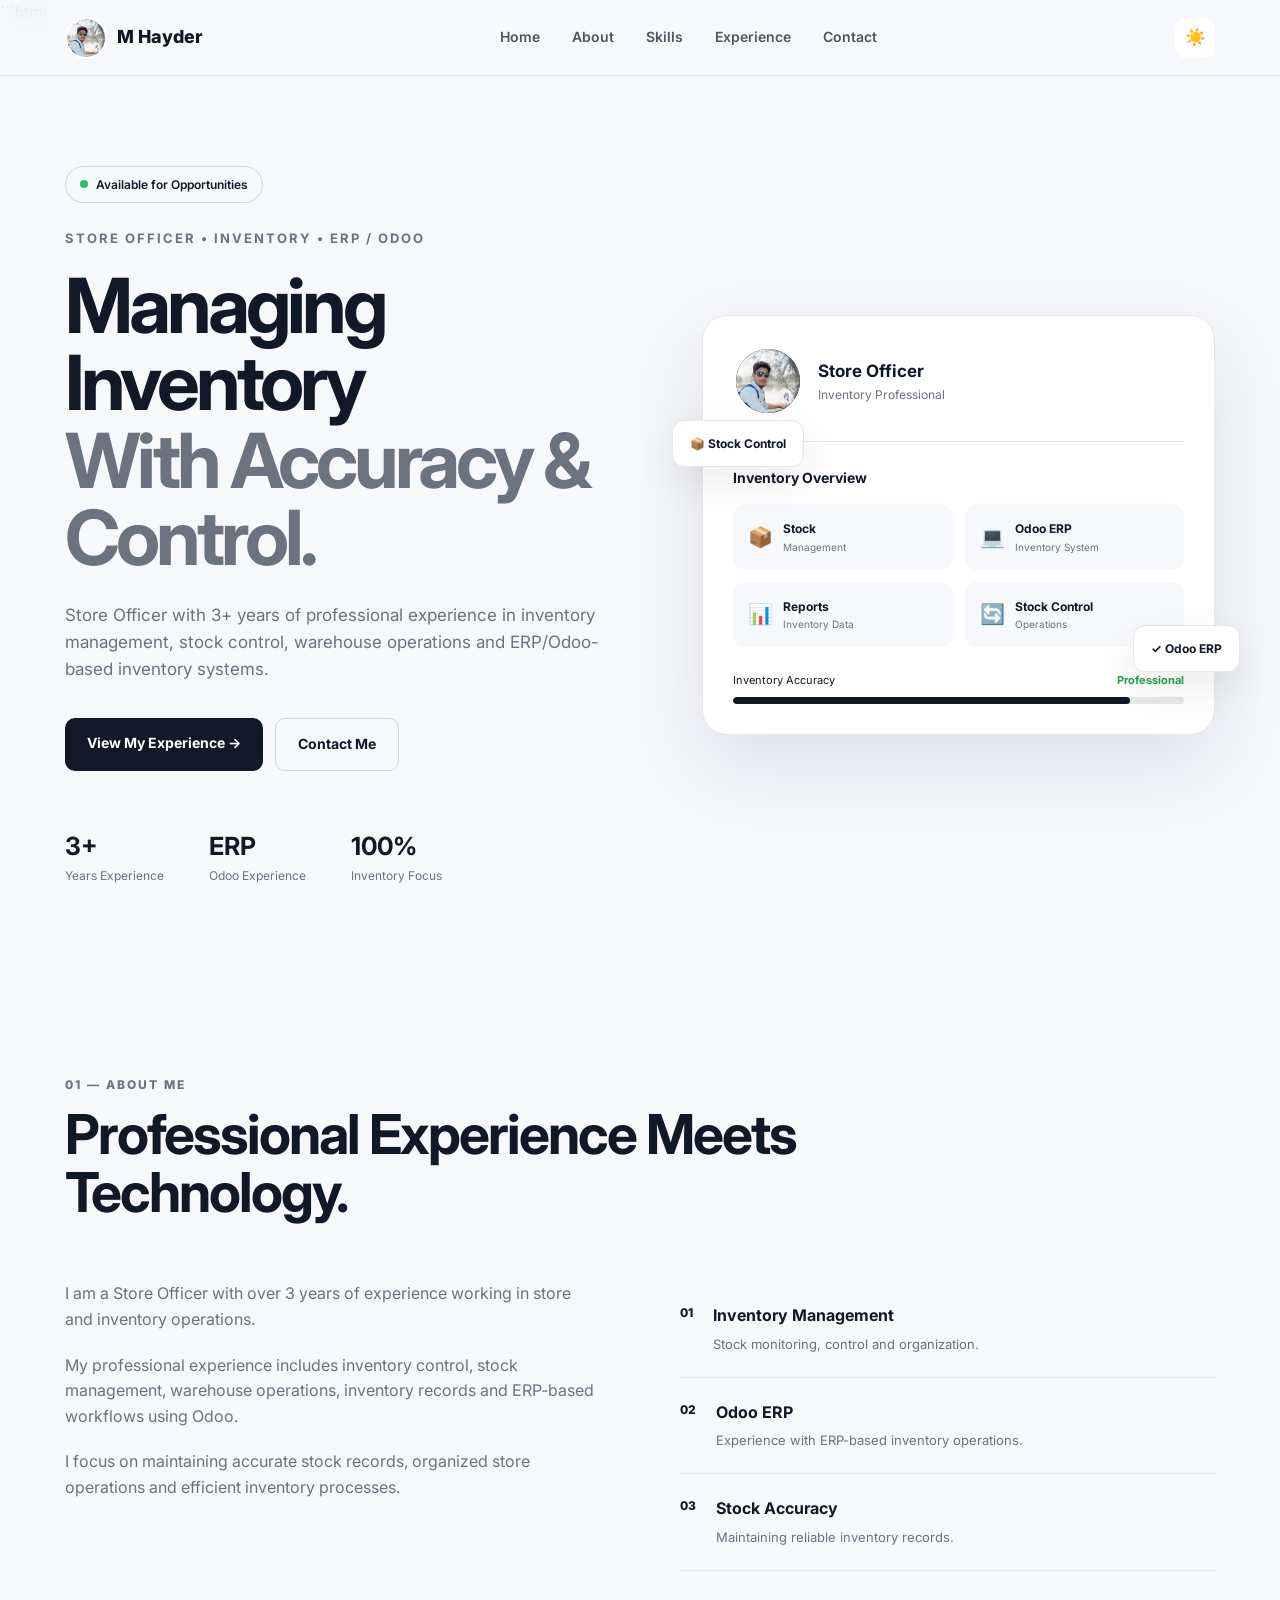
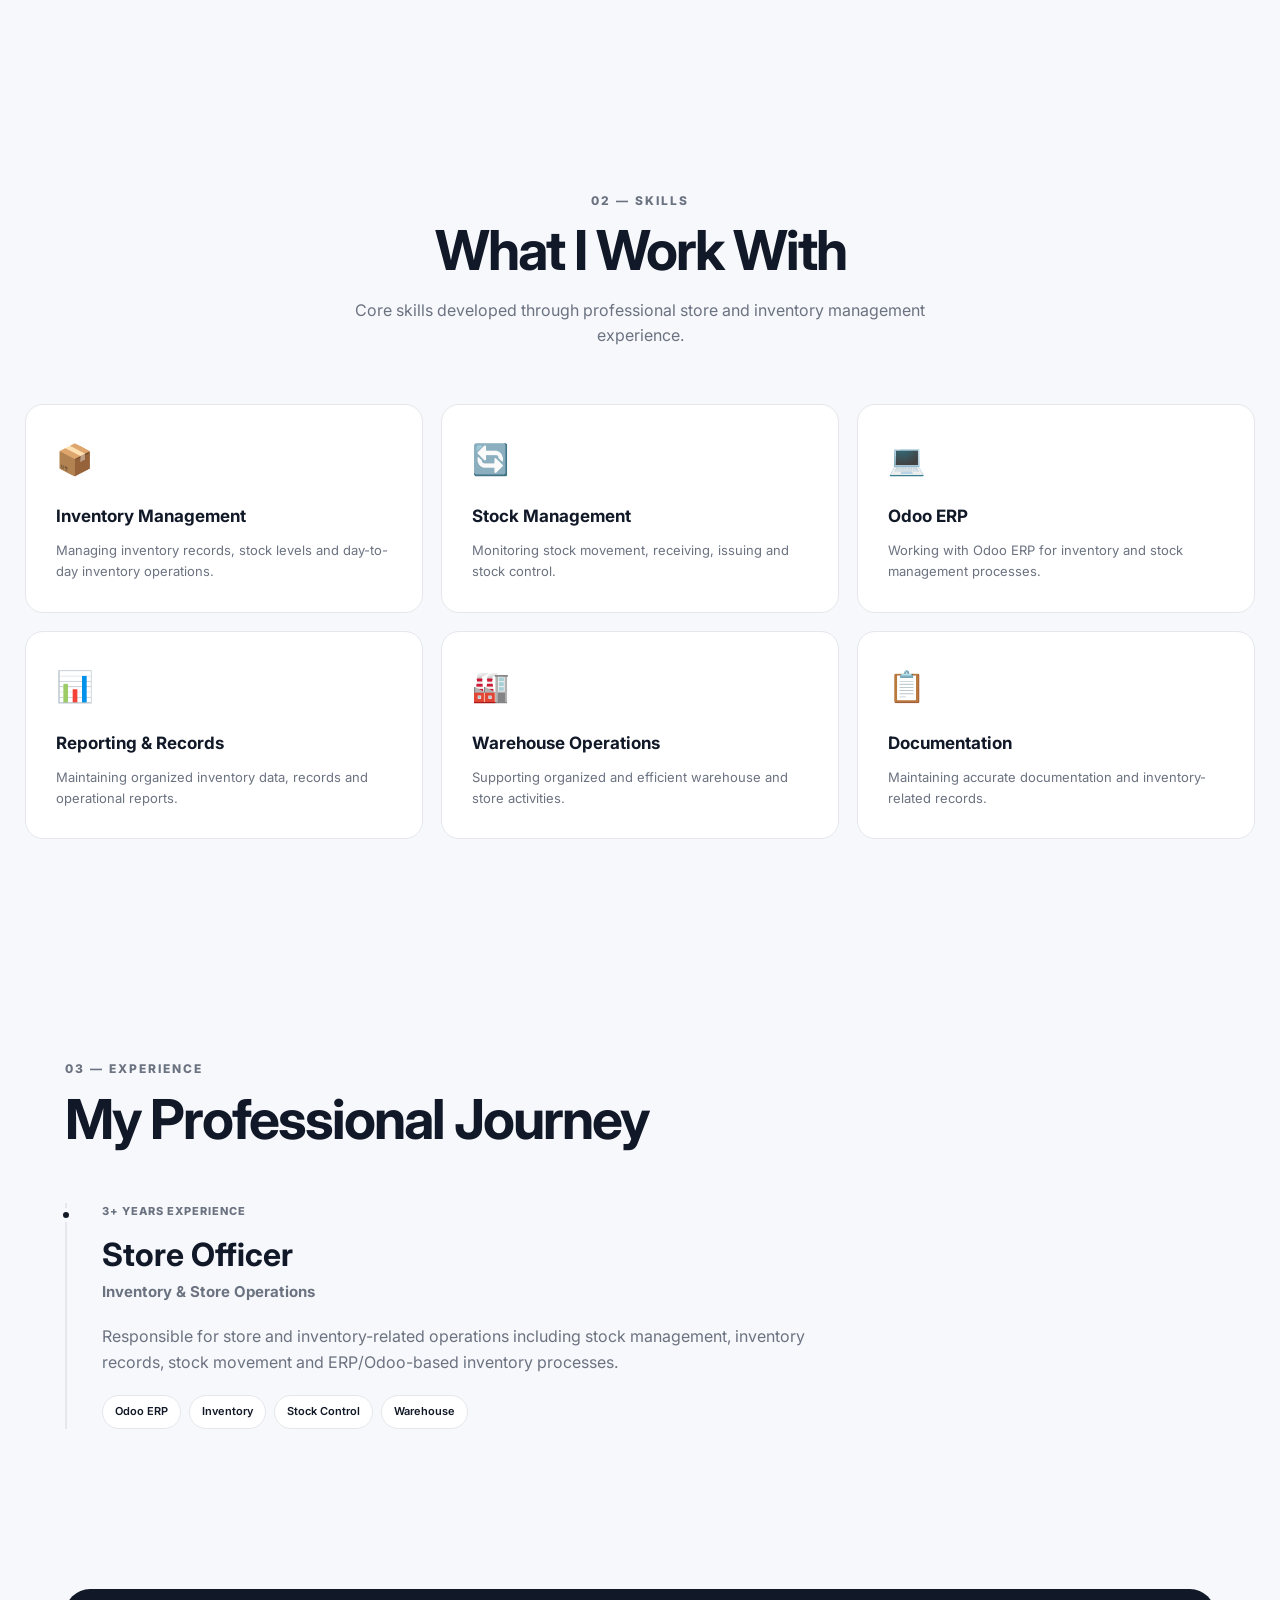
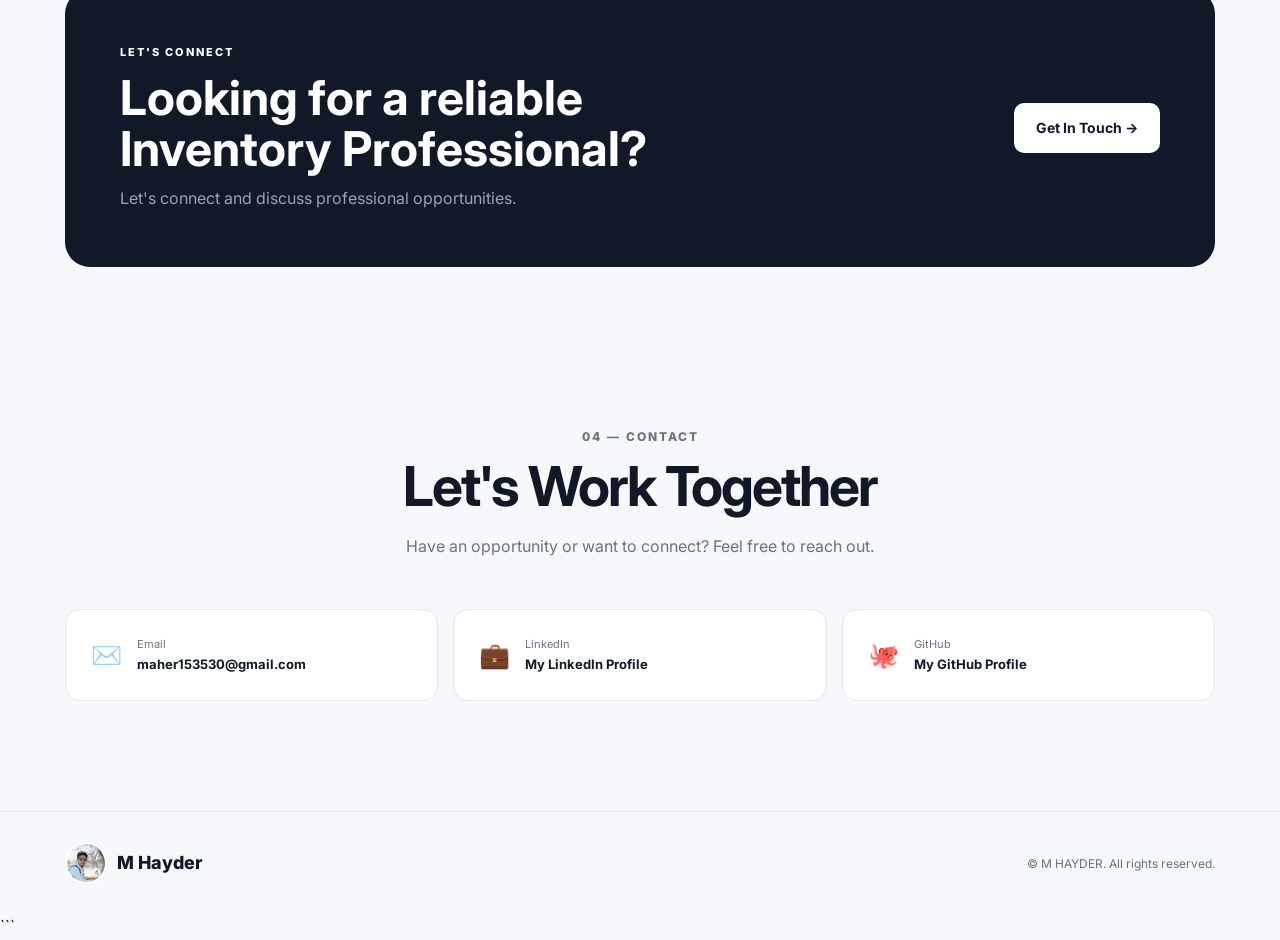
<file: INDEX.HTML>
```html
<!DOCTYPE html>
<html lang="en">
<head>
    <meta charset="UTF-8">
    <meta name="viewport" content="width=device-width, initial-scale=1.0">

    <title>M HAYDER | Store Officer & Inventory Professional</title>

    <meta name="description"
        content="Professional portfolio of a Store Officer specializing in Inventory Management, Stock Control and Odoo ERP.">

    <link rel="stylesheet" href="style.css">

    <!-- Google Font -->
    <link rel="preconnect" href="https://fonts.googleapis.com">
    <link rel="preconnect" href="https://fonts.gstatic.com" crossorigin>
    <link href="https://fonts.googleapis.com/css2?family=Inter:wght@400;500;600;700;800&display=swap" rel="stylesheet">
</head>

<body>

    <!-- ================= HEADER ================= -->

    <header class="header">

        <nav class="navbar">

            <a href="#home" class="logo">
    <span class="logo-photo">
        <img src="HAIDER.jpeg" alt="M Hayder">
    </span>
    M Hayder
</a>

            <div class="nav-links" id="navLinks">
                <a href="#home">Home</a>
                <a href="#about">About</a>
                <a href="#skills">Skills</a>
                <a href="#experience">Experience</a>
                <a href="#contact">Contact</a>
            </div>

            <div class="nav-actions">

                <button id="themeToggle" class="theme-btn" aria-label="Toggle dark mode">
                    ☀️
                </button>

                <button id="menuToggle" class="menu-btn">
                    ☰
                </button>

            </div>

        </nav>

    </header>


    <!-- ================= HERO ================= -->

    <main>

        <section id="home" class="hero">

            <div class="hero-content">

                <div class="hero-badge">
                    <span class="status-dot"></span>
                    Available for Opportunities
                </div>

                <p class="hero-small">
                    STORE OFFICER • INVENTORY • ERP / ODOO
                </p>

                <h1>
                    Managing Inventory
                    <span>With Accuracy & Control.</span>
                </h1>

                <p class="hero-description">
                    Store Officer with 3+ years of professional experience
                    in inventory management, stock control, warehouse
                    operations and ERP/Odoo-based inventory systems.
                </p>

                <div class="hero-buttons">

                    <a href="#experience" class="btn btn-primary">
                        View My Experience →
                    </a>

                    <a href="#contact" class="btn btn-secondary">
                        Contact Me
                    </a>

                </div>

                <div class="hero-stats">

                    <div class="stat">
                        <strong>3+</strong>
                        <span>Years Experience</span>
                    </div>

                    <div class="stat">
                        <strong>ERP</strong>
                        <span>Odoo Experience</span>
                    </div>

                    <div class="stat">
                        <strong>100%</strong>
                        <span>Inventory Focus</span>
                    </div>

                </div>

            </div>


            <!-- HERO CARD -->

            <div class="hero-visual">

                <div class="profile-card">

                    <div class="card-top">

                       <div class="profile-avatar">
                <img src="HAIDER.jpeg" alt="M Hayder">
                    </div>

                        <div>
                            <h3>Store Officer</h3>
                            <p>Inventory Professional</p>
                        </div>

                    </div>


                    <div class="dashboard-title">
                        Inventory Overview
                    </div>


                    <div class="dashboard-grid">

                        <div class="dashboard-item">
                            <span>📦</span>
                            <div>
                                <strong>Stock</strong>
                                <small>Management</small>
                            </div>
                        </div>

                        <div class="dashboard-item">
                            <span>💻</span>
                            <div>
                                <strong>Odoo ERP</strong>
                                <small>Inventory System</small>
                            </div>
                        </div>

                        <div class="dashboard-item">
                            <span>📊</span>
                            <div>
                                <strong>Reports</strong>
                                <small>Inventory Data</small>
                            </div>
                        </div>

                        <div class="dashboard-item">
                            <span>🔄</span>
                            <div>
                                <strong>Stock Control</strong>
                                <small>Operations</small>
                            </div>
                        </div>

                    </div>


                    <div class="card-progress">

                        <div class="progress-header">
                            <span>Inventory Accuracy</span>
                            <strong>Professional</strong>
                        </div>

                        <div class="progress-bar">
                            <span></span>
                        </div>

                    </div>

                </div>

                <div class="floating-card floating-one">
                    📦 Stock Control
                </div>

                <div class="floating-card floating-two">
                    ✓ Odoo ERP
                </div>

            </div>

        </section>


        <!-- ================= ABOUT ================= -->

        <section id="about" class="section about">

            <div class="section-heading">
                <span>01 — ABOUT ME</span>
                <h2>Professional Experience Meets<br>Technology.</h2>
            </div>

            <div class="about-grid">

                <div class="about-text">

                    <p>
                        I am a Store Officer with over 3 years of experience
                        working in store and inventory operations.
                    </p>

                    <p>
                        My professional experience includes inventory control,
                        stock management, warehouse operations, inventory
                        records and ERP-based workflows using Odoo.
                    </p>

                    <p>
                        I focus on maintaining accurate stock records,
                        organized store operations and efficient inventory
                        processes.
                    </p>

                </div>


                <div class="about-highlights">

                    <div class="highlight">
                        <span>01</span>
                        <div>
                            <h3>Inventory Management</h3>
                            <p>Stock monitoring, control and organization.</p>
                        </div>
                    </div>

                    <div class="highlight">
                        <span>02</span>
                        <div>
                            <h3>Odoo ERP</h3>
                            <p>Experience with ERP-based inventory operations.</p>
                        </div>
                    </div>

                    <div class="highlight">
                        <span>03</span>
                        <div>
                            <h3>Stock Accuracy</h3>
                            <p>Maintaining reliable inventory records.</p>
                        </div>
                    </div>

                </div>

            </div>

        </section>


        <!-- ================= SKILLS ================= -->

        <section id="skills" class="section skills-section">

            <div class="section-heading center">
                <span>02 — SKILLS</span>
                <h2>What I Work With</h2>
                <p>
                    Core skills developed through professional store
                    and inventory management experience.
                </p>
            </div>


            <div class="skills-grid">

                <div class="skill-card">
                    <div class="skill-icon">📦</div>
                    <h3>Inventory Management</h3>
                    <p>
                        Managing inventory records, stock levels and
                        day-to-day inventory operations.
                    </p>
                </div>

                <div class="skill-card">
                    <div class="skill-icon">🔄</div>
                    <h3>Stock Management</h3>
                    <p>
                        Monitoring stock movement, receiving,
                        issuing and stock control.
                    </p>
                </div>

                <div class="skill-card">
                    <div class="skill-icon">💻</div>
                    <h3>Odoo ERP</h3>
                    <p>
                        Working with Odoo ERP for inventory and
                        stock management processes.
                    </p>
                </div>

                <div class="skill-card">
                    <div class="skill-icon">📊</div>
                    <h3>Reporting & Records</h3>
                    <p>
                        Maintaining organized inventory data,
                        records and operational reports.
                    </p>
                </div>

                <div class="skill-card">
                    <div class="skill-icon">🏭</div>
                    <h3>Warehouse Operations</h3>
                    <p>
                        Supporting organized and efficient
                        warehouse and store activities.
                    </p>
                </div>

                <div class="skill-card">
                    <div class="skill-icon">📋</div>
                    <h3>Documentation</h3>
                    <p>
                        Maintaining accurate documentation and
                        inventory-related records.
                    </p>
                </div>

            </div>

        </section>


        <!-- ================= EXPERIENCE ================= -->

        <section id="experience" class="section experience-section">

            <div class="section-heading">
                <span>03 — EXPERIENCE</span>
                <h2>My Professional Journey</h2>
            </div>


            <div class="timeline">

                <div class="timeline-item">

                    <div class="timeline-dot"></div>

                    <div class="timeline-content">

                        <span class="timeline-date">
                            3+ YEARS EXPERIENCE
                        </span>

                        <h3>Store Officer</h3>

                        <h4>Inventory & Store Operations</h4>

                        <p>
                            Responsible for store and inventory-related
                            operations including stock management,
                            inventory records, stock movement and
                            ERP/Odoo-based inventory processes.
                        </p>

                        <div class="tags">
                            <span>Odoo ERP</span>
                            <span>Inventory</span>
                            <span>Stock Control</span>
                            <span>Warehouse</span>
                        </div>

                    </div>

                </div>

            </div>

        </section>


        <!-- ================= CTA ================= -->

        <section class="cta">

            <div>

                <span>LET'S CONNECT</span>

                <h2>
                    Looking for a reliable
                    Inventory Professional?
                </h2>

                <p>
                    Let's connect and discuss professional opportunities.
                </p>

            </div>

            <a href="#contact" class="btn btn-primary">
                Get In Touch →
            </a>

        </section>


        <!-- ================= CONTACT ================= -->

        <section id="contact" class="section contact-section">

            <div class="section-heading center">

                <span>04 — CONTACT</span>

                <h2>Let's Work Together</h2>

                <p>
                    Have an opportunity or want to connect?
                    Feel free to reach out.
                </p>

            </div>


            <div class="contact-grid">

                <a href="mailto:maher153530@gmail.com" class="contact-card">
                    <span>✉️</span>
                    <div>
                        <small>Email</small>
                        <strong>maher153530@gmail.com</strong>
                    </div>
                </a>

                <a href="#" class="contact-card">
                    <span>💼</span>
                    <div>
                        <small>LinkedIn</small>
                        <strong>My LinkedIn Profile</strong>
                    </div>
                </a>

                <a href="#" class="contact-card">
                    <span>🐙</span>
                    <div>
                        <small>GitHub</small>
                        <strong>My GitHub Profile</strong>
                    </div>
                </a>

            </div>

        </section>

    </main>


    <!-- ================= FOOTER ================= -->

    <footer>

        <div class="footer-content">

            <a href="#home" class="logo">
    <span class="logo-photo">
        <img src="HAIDER.jpeg" alt="M Hayder">
    </span>
    M Hayder
</a>

            <p>
                © <span id="year"></span> M HAYDER.
                All rights reserved.
            </p>

        </div>

    </footer>


    <script src="script.js"></script>

</body>
</html>
```
</file>
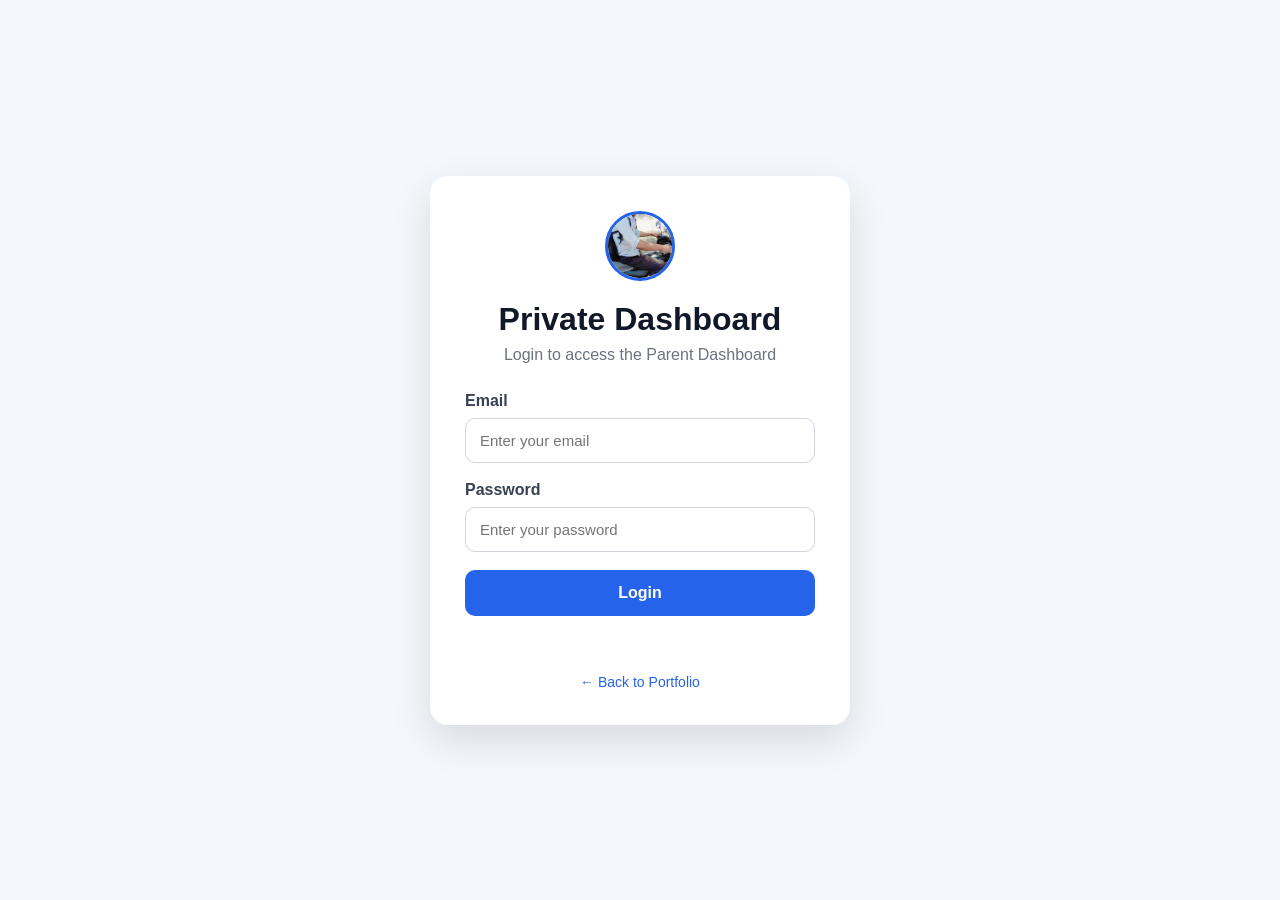
<file: index.html>
```html
<!DOCTYPE html>
<html lang="en">

<head>
    <meta charset="UTF-8">
    <meta name="viewport" content="width=device-width, initial-scale=1.0">

    <title>M HAYDER | Store Officer & Inventory Professional</title>

    <meta name="description"
        content="Professional portfolio of a Store Officer specializing in Inventory Management, Stock Control and Odoo ERP.">

    <link rel="stylesheet" href="style.css">

    <!-- Google Font -->
    <link rel="preconnect" href="https://fonts.googleapis.com">
    <link rel="preconnect" href="https://fonts.gstatic.com" crossorigin>

    <link
        href="https://fonts.googleapis.com/css2?family=Inter:wght@400;500;600;700;800&display=swap"
        rel="stylesheet">

    <!-- Google Search Console -->
    <meta name="google-site-verification"
        content="uo7o2rng1lUNTpP0HtGifUCnrUQ8g1DJI7003KRVo10">
</head>


<body>

    <!-- ================= HEADER ================= -->

    <header class="header">

        <nav class="navbar">

            <a href="#home" class="logo">

                <span class="logo-photo">
                    <img src="HAIDER.jpeg" alt="M Hayder">
                </span>

                M Hayder

            </a>


            <div class="nav-links" id="navLinks">

                <a href="#home">Home</a>

                <a href="#about">About</a>

                <a href="#skills">Skills</a>

                <a href="#experience">Experience</a>

                <a href="#contact">Contact</a>

                <a href="#parent-dashboard">Dashboard</a>

            </div>


            <div class="nav-actions">

                <button
                    id="themeToggle"
                    class="theme-btn"
                    aria-label="Toggle dark mode">

                    ☀️

                </button>


                <button
                    id="menuToggle"
                    class="menu-btn"
                    aria-label="Open menu">

                    ☰

                </button>

            </div>

        </nav>

    </header>



    <!-- ================= MAIN ================= -->

    <main>


        <!-- ================= HERO ================= -->

        <section id="home" class="hero">

            <div class="hero-content">


                <div class="hero-badge">

                    <span class="status-dot"></span>

                    Available for Opportunities

                </div>


                <p class="hero-small">
                    STORE OFFICER • INVENTORY • ERP / ODOO
                </p>


                <h1>

                    Managing Inventory

                    <span>
                        With Accuracy & Control.
                    </span>

                </h1>


                <p class="hero-description">

                    Store Officer with 3+ years of professional experience
                    in inventory management, stock control, warehouse
                    operations and ERP/Odoo-based inventory systems.

                </p>


                <div class="hero-buttons">

                    <a
                        href="#experience"
                        class="btn btn-primary">

                        View My Experience →

                    </a>


                    <a
                        href="#contact"
                        class="btn btn-secondary">

                        Contact Me

                    </a>

                </div>


                <div class="hero-stats">


                    <div class="stat">

                        <strong>3+</strong>

                        <span>
                            Years Experience
                        </span>

                    </div>


                    <div class="stat">

                        <strong>ERP</strong>

                        <span>
                            Odoo Experience
                        </span>

                    </div>


                    <div class="stat">

                        <strong>100%</strong>

                        <span>
                            Inventory Focus
                        </span>

                    </div>


                </div>

            </div>



            <!-- ================= HERO CARD ================= -->

            <div class="hero-visual">


                <div class="profile-card">


                    <div class="card-top">


                        <div class="profile-avatar">

                            <img
                                src="HAIDER.jpeg"
                                alt="M Hayder">

                        </div>


                        <div>

                            <h3>
                                Store Officer
                            </h3>

                            <p>
                                Inventory Professional
                            </p>

                        </div>


                    </div>



                    <div class="dashboard-title">

                        Inventory Overview

                    </div>



                    <div class="dashboard-grid">


                        <div class="dashboard-item">

                            <span>📦</span>

                            <div>

                                <strong>
                                    Stock
                                </strong>

                                <small>
                                    Management
                                </small>

                            </div>

                        </div>



                        <div class="dashboard-item">

                            <span>💻</span>

                            <div>

                                <strong>
                                    Odoo ERP
                                </strong>

                                <small>
                                    Inventory System
                                </small>

                            </div>

                        </div>



                        <div class="dashboard-item">

                            <span>📊</span>

                            <div>

                                <strong>
                                    Reports
                                </strong>

                                <small>
                                    Inventory Data
                                </small>

                            </div>

                        </div>



                        <div class="dashboard-item">

                            <span>🔄</span>

                            <div>

                                <strong>
                                    Stock Control
                                </strong>

                                <small>
                                    Operations
                                </small>

                            </div>

                        </div>


                    </div>



                    <div class="card-progress">


                        <div class="progress-header">

                            <span>
                                Inventory Accuracy
                            </span>

                            <strong>
                                Professional
                            </strong>

                        </div>


                        <div class="progress-bar">

                            <span></span>

                        </div>


                    </div>


                </div>



                <div class="floating-card floating-one">

                    📦 Stock Control

                </div>


                <div class="floating-card floating-two">

                    ✓ Odoo ERP

                </div>


            </div>

        </section>



        <!-- ================= ABOUT ================= -->

        <section
            id="about"
            class="section about">


            <div class="section-heading">

                <span>
                    01 — ABOUT ME
                </span>

                <h2>
                    Professional Experience Meets
                    <br>
                    Technology.
                </h2>

            </div>



            <div class="about-grid">


                <div class="about-text">


                    <p>

                        I am a Store Officer with over 3 years of experience
                        working in store and inventory operations.

                    </p>


                    <p>

                        My professional experience includes inventory control,
                        stock management, warehouse operations, inventory
                        records and ERP-based workflows using Odoo.

                    </p>


                    <p>

                        I focus on maintaining accurate stock records,
                        organized store operations and efficient inventory
                        processes.

                    </p>


                </div>



                <div class="about-highlights">


                    <div class="highlight">

                        <span>01</span>

                        <div>

                            <h3>
                                Inventory Management
                            </h3>

                            <p>
                                Stock monitoring, control and organization.
                            </p>

                        </div>

                    </div>



                    <div class="highlight">

                        <span>02</span>

                        <div>

                            <h3>
                                Odoo ERP
                            </h3>

                            <p>
                                Experience with ERP-based inventory operations.
                            </p>

                        </div>

                    </div>



                    <div class="highlight">

                        <span>03</span>

                        <div>

                            <h3>
                                Stock Accuracy
                            </h3>

                            <p>
                                Maintaining reliable inventory records.
                            </p>

                        </div>

                    </div>


                </div>

            </div>

        </section>



        <!-- ================= SKILLS ================= -->

        <section
            id="skills"
            class="section skills-section">


            <div class="section-heading center">

                <span>
                    02 — SKILLS
                </span>

                <h2>
                    What I Work With
                </h2>

                <p>

                    Core skills developed through professional store
                    and inventory management experience.

                </p>

            </div>



            <div class="skills-grid">


                <div class="skill-card">

                    <div class="skill-icon">
                        📦
                    </div>

                    <h3>
                        Inventory Management
                    </h3>

                    <p>

                        Managing inventory records, stock levels and
                        day-to-day inventory operations.

                    </p>

                </div>



                <div class="skill-card">

                    <div class="skill-icon">
                        🔄
                    </div>

                    <h3>
                        Stock Management
                    </h3>

                    <p>

                        Monitoring stock movement, receiving,
                        issuing and stock control.

                    </p>

                </div>



                <div class="skill-card">

                    <div class="skill-icon">
                        💻
                    </div>

                    <h3>
                        Odoo ERP
                    </h3>

                    <p>

                        Working with Odoo ERP for inventory and
                        stock management processes.

                    </p>

                </div>



                <div class="skill-card">

                    <div class="skill-icon">
                        📊
                    </div>

                    <h3>
                        Reporting & Records
                    </h3>

                    <p>

                        Maintaining organized inventory data,
                        records and operational reports.

                    </p>

                </div>



                <div class="skill-card">

                    <div class="skill-icon">
                        🏭
                    </div>

                    <h3>
                        Warehouse Operations
                    </h3>

                    <p>

                        Supporting organized and efficient
                        warehouse and store activities.

                    </p>

                </div>



                <div class="skill-card">

                    <div class="skill-icon">
                        📋
                    </div>

                    <h3>
                        Documentation
                    </h3>

                    <p>

                        Maintaining accurate documentation and
                        inventory-related records.

                    </p>

                </div>


            </div>

        </section>



        <!-- ================= EXPERIENCE ================= -->

        <section
            id="experience"
            class="section experience-section">


            <div class="section-heading">

                <span>
                    03 — EXPERIENCE
                </span>

                <h2>
                    My Professional Journey
                </h2>

            </div>



            <div class="timeline">


                <div class="timeline-item">


                    <div class="timeline-dot"></div>


                    <div class="timeline-content">


                        <span class="timeline-date">

                            3+ YEARS EXPERIENCE

                        </span>


                        <h3>
                            Store Officer
                        </h3>


                        <h4>
                            Inventory & Store Operations
                        </h4>


                        <p>

                            Responsible for store and inventory-related
                            operations including stock management,
                            inventory records, stock movement and
                            ERP/Odoo-based inventory processes.

                        </p>


                        <div class="tags">

                            <span>
                                Odoo ERP
                            </span>

                            <span>
                                Inventory
                            </span>

                            <span>
                                Stock Control
                            </span>

                            <span>
                                Warehouse
                            </span>

                        </div>


                    </div>

                </div>


            </div>

        </section>



        <!-- ================= CTA ================= -->

        <section class="cta">


            <div>

                <span>
                    LET'S CONNECT
                </span>


                <h2>

                    Looking for a reliable
                    Inventory Professional?

                </h2>


                <p>

                    Let's connect and discuss professional opportunities.

                </p>


            </div>


            <a
                href="#contact"
                class="btn btn-primary">

                Get In Touch →

            </a>


        </section>



        <!-- ================= CONTACT ================= -->

        <section
            id="contact"
            class="section contact-section">


            <div class="section-heading center">


                <span>
                    04 — CONTACT
                </span>


                <h2>
                    Let's Work Together
                </h2>


                <p>

                    Have an opportunity or want to connect?
                    Feel free to reach out.

                </p>


            </div>



            <div class="contact-grid">


                <a
                    href="mailto:maher153530@gmail.com"
                    class="contact-card">


                    <span>
                        ✉️
                    </span>


                    <div>

                        <small>
                            Email
                        </small>

                        <strong>
                            maher153530@gmail.com
                        </strong>

                    </div>


                </a>



                <a
                    href="#"
                    class="contact-card">


                    <span>
                        💼
                    </span>


                    <div>

                        <small>
                            LinkedIn
                        </small>

                        <strong>
                            My LinkedIn Profile
                        </strong>

                    </div>


                </a>



                <a
                    href="#"
                    class="contact-card">


                    <span>
                        🐙
                    </span>


                    <div>

                        <small>
                            GitHub
                        </small>

                        <strong>
                            My GitHub Profile
                        </strong>

                    </div>


                </a>


            </div>

        </section>



        <!-- ================= PARENT DASHBOARD ================= -->

        <section
            id="parent-dashboard"
            class="section parent-dashboard-section">


            <div class="section-heading center">


                <span>
                    05 — PARENT DASHBOARD
                </span>


                <h2>
                    Notification Monitor
                </h2>


                <p>

                    View notifications received from the connected device.

                </p>


            </div>



            <div class="notification-dashboard">


                <div class="notification-header">


                    <div>

                        <h3>
                            Recent Notifications
                        </h3>


                        <span id="notificationStatus">

                            Connecting...

                        </span>

                    </div>



                    <button
                        id="refreshNotifications"
                        class="btn btn-primary"
                        type="button">

                        Refresh

                    </button>


                </div>



                <div
                    id="notificationList"
                    class="notification-list">


                    <div class="notification-empty">

                        <span>
                            🔔
                        </span>

                        <p>
                            Loading notifications...
                        </p>

                    </div>


                </div>


            </div>

        </section>


    </main>



    <!-- ================= FOOTER ================= -->

    <footer>


        <div class="footer-content">


            <a
                href="#home"
                class="logo">


                <span class="logo-photo">

                    <img
                        src="HAIDER.jpeg"
                        alt="M Hayder">

                </span>


                M Hayder

            </a>



            <p>

                ©
                <span id="year"></span>
                M HAYDER.
                All rights reserved.

            </p>


        </div>


    </footer>



    <script src="script.js"></script>

</body>

</html>
```
</file>
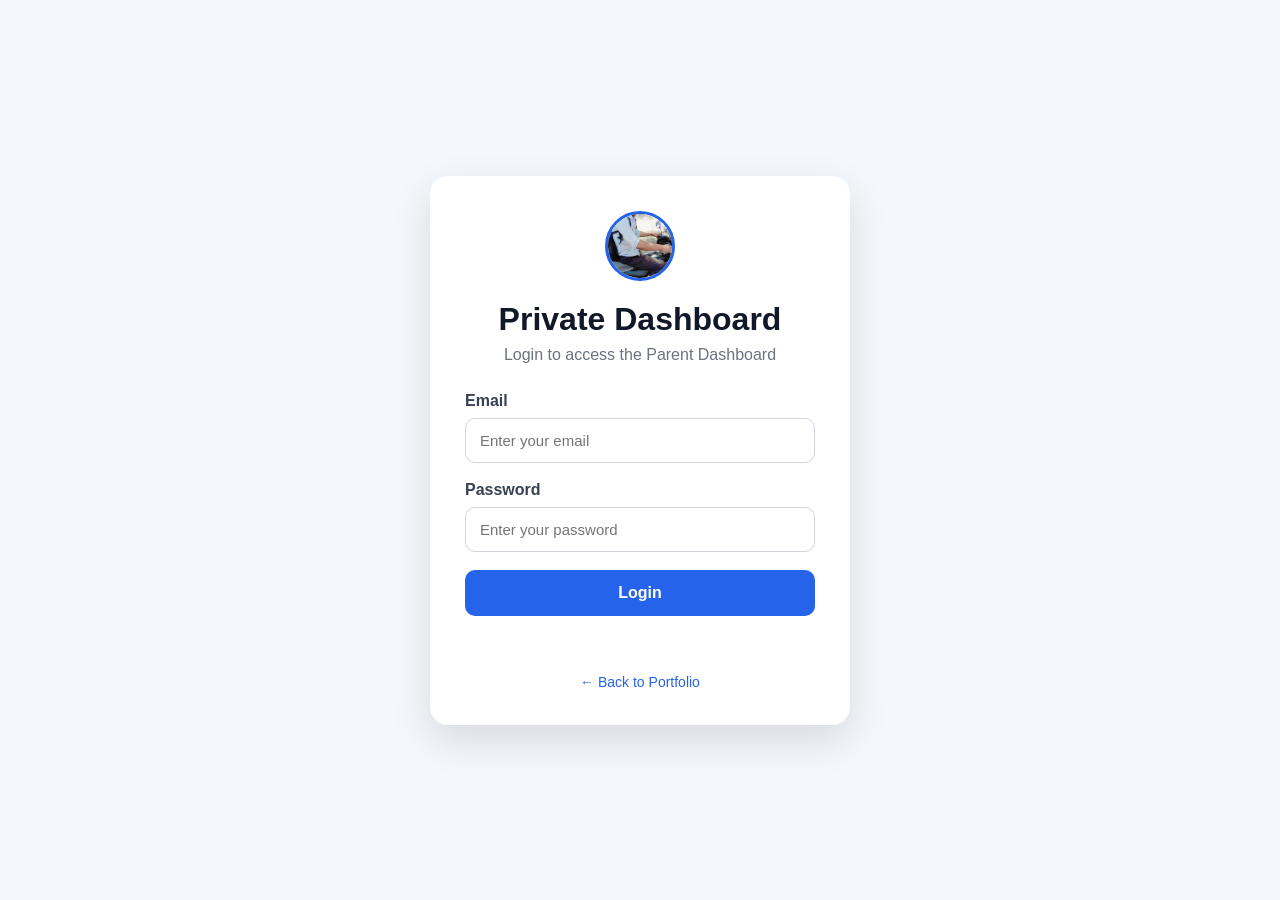
<file: dashboard.html>
<!DOCTYPE html>
<html lang="en">

<head>
    <meta charset="UTF-8">
    <meta name="viewport" content="width=device-width, initial-scale=1.0">

    <title>Private Parent Dashboard | M Hayder</title>

    <style>

        * {
            box-sizing: border-box;
            margin: 0;
            padding: 0;
        }

        body {
            font-family: Arial, sans-serif;
            background: #f4f7fb;
            color: #111827;
            min-height: 100vh;
        }

        .header {
            background: white;
            border-bottom: 1px solid #e5e7eb;
            padding: 18px 5%;
        }

        .header-inner {
            max-width: 1100px;
            margin: auto;
            display: flex;
            align-items: center;
            justify-content: space-between;
            gap: 15px;
        }

        .brand {
            font-size: 22px;
            font-weight: 800;
        }

        .brand span {
            color: #2563eb;
        }

        .logout-btn {
            border: none;
            background: #dc2626;
            color: white;
            padding: 10px 18px;
            border-radius: 9px;
            cursor: pointer;
            font-weight: 700;
        }

        .logout-btn:hover {
            background: #b91c1c;
        }

        .container {
            width: 90%;
            max-width: 1100px;
            margin: 40px auto;
        }

        .heading {
            margin-bottom: 25px;
        }

        .heading small {
            color: #2563eb;
            font-weight: 700;
            letter-spacing: 1px;
        }

        .heading h1 {
            margin-top: 8px;
            font-size: 34px;
        }

        .heading p {
            margin-top: 8px;
            color: #6b7280;
        }

        /* =========================
           TABS
        ========================= */

        .tabs {
            display: flex;
            gap: 10px;
            background: white;
            padding: 8px;
            border-radius: 14px;
            box-shadow: 0 8px 25px rgba(0, 0, 0, 0.06);
            margin-bottom: 25px;
        }

        .tab-button {
            flex: 1;
            border: none;
            background: transparent;
            color: #6b7280;
            padding: 14px 18px;
            border-radius: 10px;
            font-size: 16px;
            font-weight: 700;
            cursor: pointer;
            transition: 0.2s ease;
        }

        .tab-button:hover {
            background: #eff6ff;
            color: #2563eb;
        }

        .tab-button.active {
            background: #2563eb;
            color: white;
        }

        .tab-content {
            display: none;
        }

        .tab-content.active {
            display: block;
        }

        /* =========================
           CARD
        ========================= */

        .dashboard-card {
            background: white;
            border-radius: 18px;
            box-shadow: 0 10px 35px rgba(0, 0, 0, 0.08);
            overflow: hidden;
        }

        .dashboard-top {
            padding: 22px 25px;
            border-bottom: 1px solid #e5e7eb;
        }

        .dashboard-top h2 {
            font-size: 21px;
        }

        .status {
            display: block;
            margin-top: 6px;
            color: #16a34a;
            font-size: 13px;
        }

        .notification-list,
        .location-list,
        .photo-list {
            padding: 20px;
        }

        /* =========================
           NOTIFICATIONS
        ========================= */

        .notification-card {
            border: 1px solid #e5e7eb;
            border-radius: 14px;
            padding: 18px;
            margin-bottom: 14px;
            background: #fafafa;
        }

        .notification-card-top {
            display: flex;
            justify-content: space-between;
            align-items: center;
            gap: 10px;
            margin-bottom: 12px;
        }

        .notification-app {
            font-weight: 700;
            color: #2563eb;
        }

        .notification-time {
            color: #6b7280;
            font-size: 12px;
            text-align: right;
        }

        .notification-title {
            font-size: 18px;
            font-weight: 700;
            margin-bottom: 7px;
        }

        .notification-message {
            color: #4b5563;
            line-height: 1.5;
            word-break: break-word;
        }

        .notification-device {
            margin-top: 12px;
            padding-top: 10px;
            border-top: 1px solid #e5e7eb;
            color: #6b7280;
            font-size: 13px;
        }

        /* =========================
           LOCATIONS
        ========================= */

        .location-card {
            border: 1px solid #e5e7eb;
            border-radius: 14px;
            padding: 18px;
            margin-bottom: 14px;
            background: #fafafa;
        }

        .location-card-top {
            display: flex;
            justify-content: space-between;
            align-items: center;
            gap: 10px;
            margin-bottom: 12px;
        }

        .location-time {
            color: #6b7280;
            font-size: 12px;
        }

        .location-coordinates {
            display: grid;
            grid-template-columns: 1fr 1fr;
            gap: 12px;
            margin-top: 12px;
        }

        .coordinate-box {
            background: white;
            border: 1px solid #e5e7eb;
            border-radius: 10px;
            padding: 12px;
        }

        .coordinate-label {
            display: block;
            color: #6b7280;
            font-size: 12px;
            margin-bottom: 5px;
        }

        .coordinate-value {
            font-weight: 700;
            word-break: break-word;
        }

        .location-device {
            margin-top: 12px;
            padding-top: 10px;
            border-top: 1px solid #e5e7eb;
            color: #6b7280;
            font-size: 13px;
        }

        .location-device a {
            color: #2563eb;
            text-decoration: none;
            font-weight: 700;
        }

        /* =========================
           CAMERA PHOTOS
        ========================= */

        .photo-grid {
            display: grid;
            grid-template-columns: repeat(3, 1fr);
            gap: 18px;
        }

        .photo-card {
            background: #fafafa;
            border: 1px solid #e5e7eb;
            border-radius: 14px;
            overflow: hidden;
        }

        .photo-card-top {
            padding: 12px 14px;
            display: flex;
            justify-content: space-between;
            align-items: center;
            gap: 10px;
            border-bottom: 1px solid #e5e7eb;
            background: white;
        }

        .photo-card-top strong {
            color: #2563eb;
            font-size: 14px;
        }

        .photo-card-top span {
            color: #6b7280;
            font-size: 11px;
            text-align: right;
        }

        .photo-card img {
            width: 100%;
            height: 220px;
            object-fit: cover;
            display: block;
            background: #e5e7eb;
        }

        .photo-info {
            padding: 12px;
        }

        .photo-name {
            font-size: 13px;
            font-weight: 700;
            word-break: break-all;
            color: #374151;
        }

        .photo-time {
            margin-top: 6px;
            color: #6b7280;
            font-size: 12px;
        }

        .open-photo {
            display: inline-block;
            margin-top: 10px;
            padding: 8px 12px;
            background: #2563eb;
            color: white;
            text-decoration: none;
            border-radius: 7px;
            font-size: 12px;
            font-weight: 700;
        }

        .open-photo:hover {
            background: #1d4ed8;
        }

        /* =========================
           EMPTY / ERROR
        ========================= */

        .empty,
        .notification-empty,
        .location-empty,
        .photo-empty {
            text-align: center;
            padding: 50px 20px;
            color: #6b7280;
        }

        .empty-icon,
        .notification-empty span,
        .location-empty span,
        .photo-empty span {
            display: block;
            font-size: 40px;
            margin-bottom: 12px;
        }

        .empty p,
        .notification-empty p,
        .location-empty p,
        .photo-empty p {
            font-weight: 700;
            color: #374151;
            margin-bottom: 6px;
        }

        .error-message {
            color: #dc2626 !important;
        }

        /* =========================
           MOBILE
        ========================= */

        @media (max-width: 750px) {

            .photo-grid {
                grid-template-columns: repeat(2, 1fr);
            }

            .location-coordinates {
                grid-template-columns: 1fr;
            }
        }

        @media (max-width: 600px) {

            .header-inner {
                align-items: flex-start;
            }

            .brand {
                font-size: 18px;
            }

            .container {
                width: 94%;
                margin: 25px auto;
            }

            .heading h1 {
                font-size: 27px;
            }

            .tabs {
                gap: 5px;
            }

            .tab-button {
                padding: 12px 5px;
                font-size: 13px;
            }

            .notification-card-top,
            .location-card-top {
                align-items: flex-start;
                flex-direction: column;
            }

            .notification-time {
                text-align: left;
            }

            .photo-grid {
                grid-template-columns: 1fr;
            }

            .photo-card img {
                height: 260px;
            }

            .photo-card-top {
                align-items: flex-start;
                flex-direction: column;
            }
        }

    </style>
</head>

<body>

    <header class="header">

        <div class="header-inner">

            <div class="brand">
                M Hayder
                <span>• Private Dashboard</span>
            </div>

            <button
                id="logoutButton"
                class="logout-btn"
                type="button">
                Logout
            </button>

        </div>

    </header>

    <main class="container">

        <div class="heading">

            <small>PRIVATE AREA</small>

            <h1>Parent Dashboard</h1>

            <p>
                Notifications, locations and camera photos from the connected Android device.
            </p>

        </div>

        <!-- =========================
             TABS
        ========================= -->

        <div class="tabs">

            <button
                class="tab-button active"
                data-tab="notificationsTab"
                type="button">
                🔔 Notifications
            </button>

            <button
                class="tab-button"
                data-tab="locationsTab"
                type="button">
                📍 Location
            </button>

            <button
                class="tab-button"
                data-tab="photosTab"
                type="button">
                📷 Camera
            </button>

        </div>

        <!-- =========================
             NOTIFICATIONS
        ========================= -->

        <section
            id="notificationsTab"
            class="tab-content active">

            <div class="dashboard-card">

                <div class="dashboard-top">

                    <h2>
                        Recent Notifications
                    </h2>

                    <span
                        id="notificationStatus"
                        class="status">
                        Connecting...
                    </span>

                </div>

                <div
                    id="notificationList"
                    class="notification-list">

                    <div class="empty">

                        <span class="empty-icon">
                            🔄
                        </span>

                        <p>
                            Loading notifications...
                        </p>

                    </div>

                </div>

            </div>

        </section>

        <!-- =========================
             LOCATIONS
        ========================= -->

        <section
            id="locationsTab"
            class="tab-content">

            <div class="dashboard-card">

                <div class="dashboard-top">

                    <h2>
                        Device Locations
                    </h2>

                    <span
                        id="locationStatus"
                        class="status">
                        Connecting...
                    </span>

                </div>

                <div
                    id="locationList"
                    class="location-list">

                    <div class="empty">

                        <span class="empty-icon">
                            📍
                        </span>

                        <p>
                            Loading locations...
                        </p>

                    </div>

                </div>

            </div>

        </section>

        <!-- =========================
             CAMERA
        ========================= -->

        <section
            id="photosTab"
            class="tab-content">

            <div class="dashboard-card">

                <div class="dashboard-top">

                    <h2>
                        Camera Photos
                    </h2>

                    <span
                        id="photoStatus"
                        class="status">
                        Connecting...
                    </span>

                </div>

                <div
                    id="photoList"
                    class="photo-list">

                    <div class="empty">

                        <span class="empty-icon">
                            📷
                        </span>

                        <p>
                            Loading camera photos...
                        </p>

                    </div>

                </div>

            </div>

        </section>

    </main>

    <!-- IMPORTANT: external JavaScript -->
    <script src="script.js"></script>

</body>

</html>
</file>
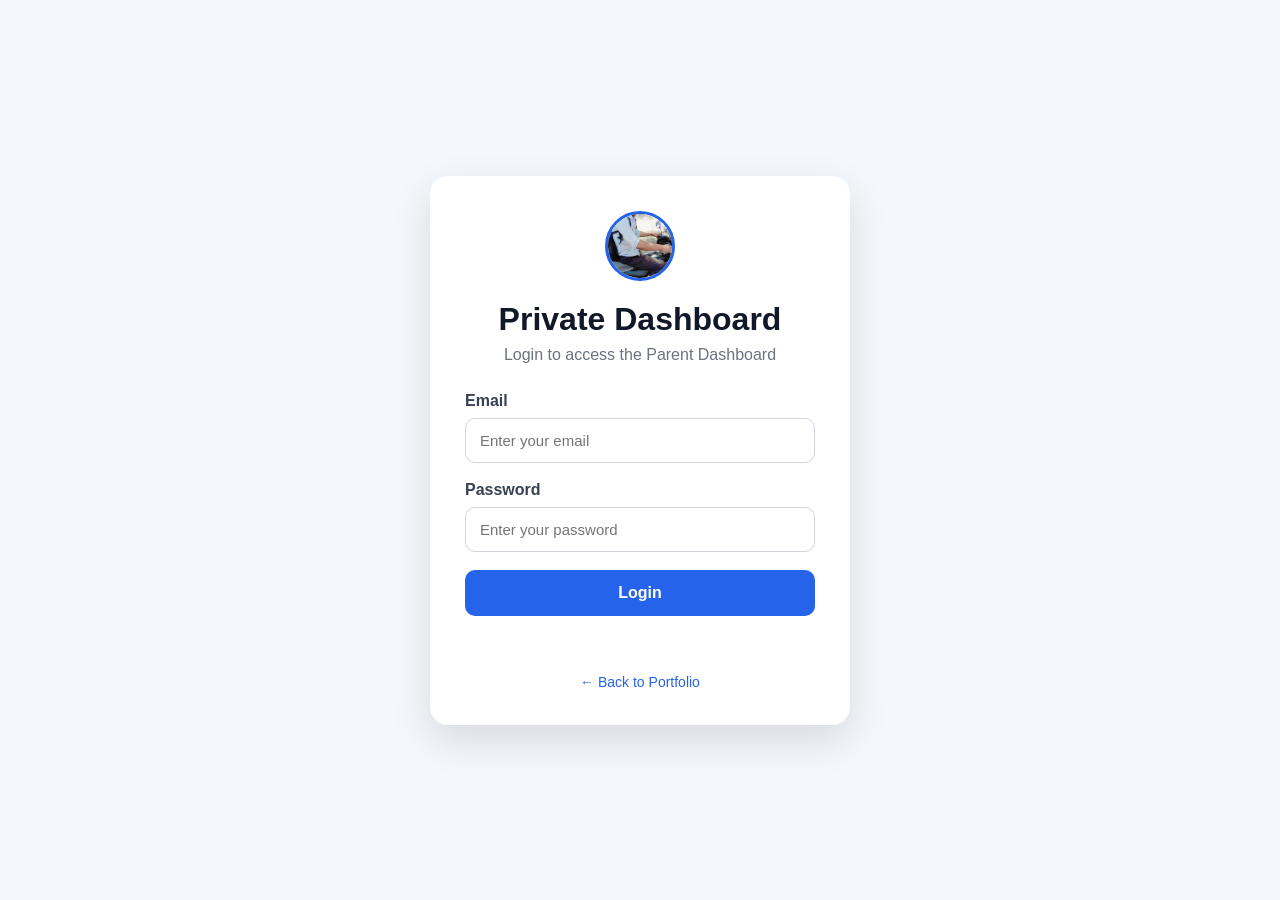
<file: login.html>
<!DOCTYPE html>
<html lang="en">
<head>
    <meta charset="UTF-8">
    <meta name="viewport" content="width=device-width, initial-scale=1.0">

    <title>Private Dashboard Login | M Hayder</title>

    <style>
        * {
            box-sizing: border-box;
            margin: 0;
            padding: 0;
        }

        body {
            min-height: 100vh;
            display: flex;
            align-items: center;
            justify-content: center;
            font-family: Arial, sans-serif;
            background: #f4f7fb;
            padding: 20px;
        }

        .login-card {
            width: 100%;
            max-width: 420px;
            background: white;
            padding: 35px;
            border-radius: 18px;
            box-shadow: 0 15px 40px rgba(0, 0, 0, 0.12);
        }

        .logo {
            width: 70px;
            height: 70px;
            margin: 0 auto 20px;
            border-radius: 50%;
            overflow: hidden;
            border: 3px solid #2563eb;
        }

        .logo img {
            width: 100%;
            height: 100%;
            object-fit: cover;
        }

        h1 {
            text-align: center;
            color: #111827;
            margin-bottom: 8px;
        }

        .subtitle {
            text-align: center;
            color: #6b7280;
            margin-bottom: 28px;
        }

        label {
            display: block;
            margin-bottom: 8px;
            color: #374151;
            font-weight: 600;
        }

        input {
            width: 100%;
            padding: 13px 14px;
            margin-bottom: 18px;
            border: 1px solid #d1d5db;
            border-radius: 10px;
            font-size: 15px;
            outline: none;
        }

        input:focus {
            border-color: #2563eb;
        }

        button {
            width: 100%;
            padding: 14px;
            border: none;
            border-radius: 10px;
            background: #2563eb;
            color: white;
            font-size: 16px;
            font-weight: 700;
            cursor: pointer;
        }

        button:hover {
            background: #1d4ed8;
        }

        button:disabled {
            opacity: 0.7;
            cursor: not-allowed;
        }

        #message {
            margin-top: 18px;
            text-align: center;
            font-size: 14px;
            min-height: 20px;
        }

        .back {
            display: block;
            text-align: center;
            margin-top: 20px;
            color: #2563eb;
            text-decoration: none;
            font-size: 14px;
        }
    </style>
</head>

<body>

    <div class="login-card">

        <div class="logo">
            <img src="HAIDER.jpeg" alt="M Hayder">
        </div>

        <h1>Private Dashboard</h1>

        <p class="subtitle">
            Login to access the Parent Dashboard
        </p>

        <form id="loginForm">

            <label for="email">Email</label>

            <input
                type="email"
                id="email"
                placeholder="Enter your email"
                autocomplete="email"
                required
            >

            <label for="password">Password</label>

            <input
                type="password"
                id="password"
                placeholder="Enter your password"
                autocomplete="current-password"
                required
            >

            <button type="submit" id="loginButton">
                Login
            </button>

        </form>

        <div id="message"></div>

        <a href="index.html" class="back">
            ← Back to Portfolio
        </a>

    </div>


    <script>
        const SUPABASE_URL =
            "https://wfwxidbdyqwkqsbaxtlj.supabase.co";

        const SUPABASE_KEY =
            "sb_publishable_3OKrT7wF_P5P6vitgWpFJw_Opq-NvTr";


        const loginForm =
            document.getElementById("loginForm");

        const loginButton =
            document.getElementById("loginButton");

        const message =
            document.getElementById("message");


        loginForm.addEventListener("submit", async function(event) {

            event.preventDefault();

            const email =
                document.getElementById("email").value.trim();

            const password =
                document.getElementById("password").value;


            loginButton.disabled = true;
            loginButton.textContent = "Logging in...";

            message.textContent = "";
            message.style.color = "#6b7280";


            try {

                const response = await fetch(
                    `${SUPABASE_URL}/auth/v1/token?grant_type=password`,
                    {
                        method: "POST",

                        headers: {
                            "apikey": SUPABASE_KEY,
                            "Content-Type": "application/json"
                        },

                        body: JSON.stringify({
                            email: email,
                            password: password
                        })
                    }
                );


                const data =
                    await response.json();


                if (!response.ok) {

                    throw new Error(
                        data.error_description ||
                        data.msg ||
                        "Invalid email or password."
                    );
                }


                sessionStorage.setItem(
                    "parent_access_token",
                    data.access_token
                );

                sessionStorage.setItem(
                    "parent_refresh_token",
                    data.refresh_token
                );

                sessionStorage.setItem(
                    "parent_user",
                    JSON.stringify(data.user)
                );


                message.textContent =
                    "Login successful. Opening dashboard...";

                message.style.color = "#16a34a";


                setTimeout(() => {

                    window.location.href =
                        "dashboard.html";

                }, 700);


            } catch (error) {

                console.error(
                    "Login error:",
                    error
                );

                message.textContent =
                    error.message;

                message.style.color = "#dc2626";

                loginButton.disabled = false;
                loginButton.textContent = "Login";
            }

        });
    </script>

</body>
</html>
</file>
<file: style.css>
/* ================================
   RESET
================================ */

* {
    margin: 0;
    padding: 0;
    box-sizing: border-box;
}

html {
    scroll-behavior: smooth;
}

body {
    font-family: "Inter", sans-serif;
    background: #f7f8fc;
    color: #111827;
    line-height: 1.6;
    transition: background 0.3s ease, color 0.3s ease;
}

a {
    text-decoration: none;
    color: inherit;
}


/* ================================
   HEADER
================================ */

.header {
    position: fixed;
    top: 0;
    left: 0;
    width: 100%;
    z-index: 1000;
    background: rgba(247, 248, 252, 0.85);
    backdrop-filter: blur(15px);
    border-bottom: 1px solid #e5e7eb;
}

.navbar {
    max-width: 1200px;
    margin: auto;
    height: 75px;
    padding: 0 25px;

    display: flex;
    align-items: center;
    justify-content: space-between;
}

.logo {
    display: flex;
    align-items: center;
    gap: 10px;

    font-size: 18px;
    font-weight: 800;
}

.logo-photo {
    width: 42px;
    height: 42px;
    display: block;
    border-radius: 50%;
    overflow: hidden;
    flex-shrink: 0;
    border: 2px solid #ffffff;
}

.logo-photo img {
    width: 100%;
    height: 100%;
    display: block;
    object-fit: cover;
    object-position: top;
}

.nav-links {
    display: flex;
    gap: 32px;
}

.nav-links a {
    font-size: 14px;
    font-weight: 600;
    color: #4b5563;

    transition: 0.3s;
}

.nav-links a:hover {
    color: #111827;
}

.nav-actions {
    display: flex;
    gap: 10px;
}

.theme-btn,
.menu-btn {
    border: 0;
    background: #ffffff;
    width: 40px;
    height: 40px;
    border-radius: 10px;
    cursor: pointer;
    font-size: 17px;
}

.menu-btn {
    display: none;
}


/* ================================
   HERO
================================ */

.hero {
    max-width: 1200px;
    margin: auto;
    min-height: 100vh;

    padding: 140px 25px 80px;

    display: grid;
    grid-template-columns: 1.05fr 0.95fr;
    align-items: center;
    gap: 70px;
}

.hero-badge {
    display: inline-flex;
    align-items: center;
    gap: 8px;

    padding: 8px 14px;
    border: 1px solid #d1d5db;
    border-radius: 50px;

    font-size: 12px;
    font-weight: 600;

    margin-bottom: 25px;
}

.status-dot {
    width: 8px;
    height: 8px;
    background: #22c55e;
    border-radius: 50%;
}

.hero-small {
    font-size: 13px;
    font-weight: 700;
    letter-spacing: 2px;
    color: #6b7280;

    margin-bottom: 18px;
}

.hero h1 {
    font-size: clamp(45px, 6vw, 76px);
    line-height: 1.02;
    letter-spacing: -4px;

    max-width: 700px;
}

.hero h1 span {
    display: block;
    color: #6b7280;
}

.hero-description {
    max-width: 620px;
    margin-top: 25px;

    color: #6b7280;
    font-size: 17px;
}

.hero-buttons {
    display: flex;
    gap: 12px;
    margin-top: 35px;
}

.btn {
    padding: 14px 22px;
    border-radius: 10px;

    font-size: 14px;
    font-weight: 700;

    transition: 0.3s;
    border: none;
    cursor: pointer;
}

.btn-primary {
    background: #111827;
    color: white;
}

.btn-primary:hover {
    transform: translateY(-3px);
}

.btn-secondary {
    border: 1px solid #d1d5db;
}

.btn-secondary:hover {
    background: #ffffff;
}

.hero-stats {
    display: flex;
    gap: 45px;
    margin-top: 55px;
}

.stat {
    display: flex;
    flex-direction: column;
}

.stat strong {
    font-size: 25px;
}

.stat span {
    font-size: 12px;
    color: #6b7280;
}


/* ================================
   HERO VISUAL
================================ */

.hero-visual {
    position: relative;
}

.profile-card {
    background: white;
    border: 1px solid #e5e7eb;

    border-radius: 25px;
    padding: 30px;

    box-shadow: 0 30px 80px rgba(17, 24, 39, 0.10);

    animation: floating 5s ease-in-out infinite;
}

@keyframes floating {
    0%, 100% {
        transform: translateY(0);
    }

    50% {
        transform: translateY(-12px);
    }
}

.card-top {
    display: flex;
    align-items: center;
    gap: 15px;
    padding-bottom: 25px;
    border-bottom: 1px solid #e5e7eb;
}

.profile-avatar {
    width: 70px;
    height: 70px;
    border-radius: 50%;
    overflow: hidden;
    flex-shrink: 0;
    border: 3px solid white;
    background: #111827;
}

.profile-avatar img {
    width: 100%;
    height: 100%;
    display: block;
    object-fit: cover;
    object-position: top;
}

.card-top h3 {
    font-size: 17px;
}

.card-top p {
    font-size: 12px;
    color: #6b7280;
}

.dashboard-title {
    font-size: 14px;
    font-weight: 700;
    margin: 25px 0 15px;
}

.dashboard-grid {
    display: grid;
    grid-template-columns: 1fr 1fr;
    gap: 12px;
}

.dashboard-item {
    padding: 15px;

    display: flex;
    gap: 10px;
    align-items: center;

    background: #f7f8fc;
    border-radius: 13px;
}

.dashboard-item > span {
    font-size: 20px;
}

.dashboard-item strong,
.dashboard-item small {
    display: block;
}

.dashboard-item strong {
    font-size: 12px;
}

.dashboard-item small {
    color: #6b7280;
    font-size: 10px;
}

.card-progress {
    margin-top: 25px;
}

.progress-header {
    display: flex;
    justify-content: space-between;

    font-size: 11px;
    margin-bottom: 8px;
}

.progress-header strong {
    color: #22a447;
}

.progress-bar {
    height: 7px;
    background: #e5e7eb;
    border-radius: 20px;
    overflow: hidden;
}

.progress-bar span {
    display: block;
    width: 88%;
    height: 100%;
    background: #111827;
    border-radius: 20px;
}

.floating-card {
    position: absolute;

    background: white;
    border: 1px solid #e5e7eb;

    padding: 13px 17px;

    border-radius: 12px;

    font-size: 12px;
    font-weight: 700;

    box-shadow: 0 15px 40px rgba(0,0,0,0.08);
}

.floating-one {
    left: -30px;
    top: 25%;
}

.floating-two {
    right: -25px;
    bottom: 15%;
}


/* ================================
   SECTIONS
================================ */

.section {
    max-width: 1200px;
    margin: auto;
    padding: 110px 25px;
}

.section-heading span {
    font-size: 12px;
    font-weight: 800;
    letter-spacing: 2px;
    color: #6b7280;
}

.section-heading h2 {
    margin-top: 12px;

    font-size: clamp(35px, 5vw, 55px);
    line-height: 1.05;
    letter-spacing: -2px;
}

.section-heading p {
    max-width: 600px;
    margin-top: 18px;
    color: #6b7280;
}

.center {
    text-align: center;
}

.center p {
    margin-left: auto;
    margin-right: auto;
}


/* ================================
   ABOUT
================================ */

.about-grid {
    display: grid;
    grid-template-columns: 1fr 1fr;
    gap: 80px;

    margin-top: 60px;
}

.about-text p {
    color: #6b7280;
    margin-bottom: 20px;
    font-size: 16px;
}

.highlight {
    display: flex;
    gap: 20px;

    padding: 22px 0;

    border-bottom: 1px solid #e5e7eb;
}

.highlight > span {
    font-size: 12px;
    font-weight: 800;
}

.highlight h3 {
    font-size: 16px;
}

.highlight p {
    color: #6b7280;
    font-size: 13px;
    margin-top: 5px;
}


/* ================================
   SKILLS
================================ */

.skills-section {
    max-width: 1300px;
}

.skills-grid {
    display: grid;
    grid-template-columns: repeat(3, 1fr);
    gap: 18px;

    margin-top: 55px;
}

.skill-card {
    padding: 30px;

    background: white;
    border: 1px solid #e5e7eb;
    border-radius: 18px;

    transition: 0.3s;
}

.skill-card:hover {
    transform: translateY(-7px);
    box-shadow: 0 20px 50px rgba(0,0,0,0.08);
}

.skill-icon {
    font-size: 30px;
    margin-bottom: 20px;
}

.skill-card h3 {
    font-size: 17px;
}

.skill-card p {
    color: #6b7280;
    font-size: 13px;
    margin-top: 10px;
}


/* ================================
   EXPERIENCE
================================ */

.timeline {
    margin-top: 55px;
    border-left: 2px solid #e5e7eb;
    padding-left: 35px;
}

.timeline-item {
    position: relative;
}

.timeline-dot {
    position: absolute;

    left: -43px;
    top: 5px;

    width: 14px;
    height: 14px;

    background: #111827;
    border-radius: 50%;

    border: 4px solid #f7f8fc;
}

.timeline-content {
    max-width: 750px;
}

.timeline-date {
    font-size: 11px;
    font-weight: 800;
    letter-spacing: 1px;
    color: #6b7280;
}

.timeline-content h3 {
    font-size: 32px;
    margin-top: 8px;
}

.timeline-content h4 {
    color: #6b7280;
    font-size: 15px;
}

.timeline-content p {
    color: #6b7280;
    margin-top: 20px;
}

.tags {
    display: flex;
    flex-wrap: wrap;
    gap: 8px;

    margin-top: 20px;
}

.tags span {
    background: white;
    border: 1px solid #e5e7eb;

    padding: 7px 12px;
    border-radius: 50px;

    font-size: 11px;
    font-weight: 600;
}


/* ================================
   CTA
================================ */

.cta {
    max-width: 1150px;
    margin: 50px auto;
    padding: 55px;

    border-radius: 25px;
    background: #111827;
    color: white;

    display: flex;
    align-items: center;
    justify-content: space-between;

    gap: 30px;
}

.cta span {
    font-size: 11px;
    letter-spacing: 2px;
    font-weight: 800;
}

.cta h2 {
    max-width: 600px;

    font-size: clamp(30px, 4vw, 48px);
    line-height: 1.05;

    margin-top: 12px;
}

.cta p {
    color: #9ca3af;
    margin-top: 12px;
}

.cta .btn-primary {
    background: white;
    color: #111827;
    white-space: nowrap;
}


/* ================================
   PARENT NOTIFICATION DASHBOARD
================================ */

.parent-dashboard-section {
    max-width: 1200px;
}

.notification-dashboard {
    margin-top: 50px;

    background: white;
    border: 1px solid #e5e7eb;
    border-radius: 22px;

    padding: 25px;

    box-shadow: 0 20px 60px rgba(17, 24, 39, 0.08);
}

.notification-header {
    display: flex;
    align-items: center;
    justify-content: space-between;

    gap: 20px;

    padding-bottom: 20px;
    border-bottom: 1px solid #e5e7eb;
}

.notification-header h3 {
    font-size: 20px;
}

#notificationStatus {
    display: inline-block;

    margin-top: 4px;

    font-size: 12px;
    color: #6b7280;
}

.notification-list {
    display: flex;
    flex-direction: column;
    gap: 12px;

    margin-top: 20px;
}

.notification-empty {
    min-height: 180px;

    display: flex;
    flex-direction: column;
    align-items: center;
    justify-content: center;

    text-align: center;

    color: #6b7280;
}

.notification-empty span {
    font-size: 42px;
    margin-bottom: 10px;
}

.notification-empty p {
    font-size: 14px;
}

.notification-item {
    display: flex;
    align-items: flex-start;
    gap: 15px;

    padding: 18px;

    background: #f7f8fc;
    border: 1px solid #e5e7eb;
    border-radius: 15px;

    transition: 0.3s;
}

.notification-item:hover {
    transform: translateY(-2px);
    box-shadow: 0 10px 30px rgba(0,0,0,0.05);
}

.notification-icon {
    width: 45px;
    height: 45px;

    display: flex;
    align-items: center;
    justify-content: center;

    flex-shrink: 0;

    background: #111827;
    color: white;

    border-radius: 12px;

    font-size: 20px;
}

.notification-content {
    min-width: 0;
    flex: 1;
}

.notification-top {
    display: flex;
    justify-content: space-between;
    gap: 15px;
}

.notification-app {
    font-size: 14px;
    font-weight: 800;
}

.notification-time {
    font-size: 11px;
    color: #6b7280;
    white-space: nowrap;
}

.notification-title {
    margin-top: 4px;
    font-size: 14px;
    font-weight: 600;
}

.notification-text {
    margin-top: 3px;
    font-size: 13px;
    color: #6b7280;
    word-break: break-word;
}

.notification-badge {
    display: inline-block;

    margin-top: 8px;

    padding: 4px 8px;

    border-radius: 50px;

    background: #e5e7eb;

    font-size: 10px;
    font-weight: 700;
}


/* ================================
   CONTACT
================================ */

.contact-grid {
    display: grid;
    grid-template-columns: repeat(3, 1fr);
    gap: 15px;

    margin-top: 50px;
}

.contact-card {
    background: white;
    border: 1px solid #e5e7eb;

    padding: 25px;

    border-radius: 15px;

    display: flex;
    align-items: center;
    gap: 15px;

    transition: 0.3s;
}

.contact-card:hover {
    transform: translateY(-5px);
}

.contact-card > span {
    font-size: 25px;
}

.contact-card small,
.contact-card strong {
    display: block;
}

.contact-card small {
    color: #6b7280;
    font-size: 11px;
}

.contact-card strong {
    font-size: 13px;
}


/* ================================
   FOOTER
================================ */

footer {
    border-top: 1px solid #e5e7eb;
}

.footer-content {
    max-width: 1200px;
    margin: auto;
    padding: 30px 25px;

    display: flex;
    justify-content: space-between;
    align-items: center;
}

.footer-content p {
    font-size: 12px;
    color: #6b7280;
}


/* ================================
   DARK MODE
================================ */

body.dark {
    background: #0b0f19;
    color: #f9fafb;
}

body.dark .header {
    background: rgba(11, 15, 25, 0.85);
    border-color: #1f2937;
}

body.dark .logo span,
body.dark .profile-avatar,
body.dark .btn-primary,
body.dark .timeline-dot {
    background: white;
    color: #111827;
}

body.dark .nav-links a {
    color: #9ca3af;
}

body.dark .nav-links a:hover {
    color: white;
}

body.dark .theme-btn,
body.dark .menu-btn,
body.dark .profile-card,
body.dark .skill-card,
body.dark .contact-card,
body.dark .dashboard-item,
body.dark .floating-card,
body.dark .tags span,
body.dark .notification-dashboard,
body.dark .notification-item {
    background: #111827;
    border-color: #1f2937;
    color: white;
}

body.dark .dashboard-item,
body.dark .notification-item {
    background: #0b0f19;
}

body.dark .hero-description,
body.dark .stat span,
body.dark .section-heading p,
body.dark .about-text p,
body.dark .highlight p,
body.dark .skill-card p,
body.dark .timeline-content p,
body.dark #notificationStatus,
body.dark .notification-time,
body.dark .notification-text {
    color: #9ca3af;
}

body.dark .btn-secondary {
    border-color: #374151;
}

body.dark .btn-secondary:hover {
    background: #111827;
}

body.dark .card-top,
body.dark .highlight,
body.dark .timeline,
body.dark footer,
body.dark .notification-header {
    border-color: #1f2937;
}

body.dark .timeline-dot {
    border-color: #0b0f19;
}

body.dark .progress-bar {
    background: #374151;
}

body.dark .progress-bar span {
    background: white;
}

body.dark .notification-icon {
    background: white;
    color: #111827;
}

body.dark .notification-badge {
    background: #374151;
    color: #f9fafb;
}


/* ================================
   MOBILE
================================ */

@media (max-width: 900px) {

    .nav-links {
        position: absolute;

        top: 75px;
        left: 20px;
        right: 20px;

        display: none;
        flex-direction: column;

        background: white;
        padding: 20px;

        border-radius: 15px;
        border: 1px solid #e5e7eb;
    }

    body.dark .nav-links {
        background: #111827;
        border-color: #1f2937;
    }

    .nav-links.active {
        display: flex;
    }

    .menu-btn {
        display: block;
    }

    .hero {
        grid-template-columns: 1fr;
        padding-top: 120px;
    }

    .hero-visual {
        max-width: 650px;
        width: 100%;
        margin: auto;
    }

    .about-grid {
        grid-template-columns: 1fr;
        gap: 40px;
    }

    .skills-grid {
        grid-template-columns: 1fr 1fr;
    }

    .contact-grid {
        grid-template-columns: 1fr;
    }

    .cta {
        margin-left: 25px;
        margin-right: 25px;
        flex-direction: column;
        align-items: flex-start;
    }

    .notification-header {
        align-items: flex-start;
        flex-direction: column;
    }

    .notification-header .btn {
        width: 100%;
    }

}

@media (max-width: 600px) {

    .hero {
        padding-left: 20px;
        padding-right: 20px;
    }

    .hero h1 {
        letter-spacing: -2px;
    }

    .hero-buttons {
        flex-direction: column;
    }

    .hero-stats {
        gap: 20px;
        flex-wrap: wrap;
    }

    .skills-grid {
        grid-template-columns: 1fr;
    }

    .floating-card {
        display: none;
    }

    .profile-card {
        padding: 20px;
    }

    .dashboard-grid {
        grid-template-columns: 1fr;
    }

    .section {
        padding: 80px 20px;
    }

    .cta {
        padding: 35px 25px;
    }

    .footer-content {
        flex-direction: column;
        gap: 15px;
    }

    .notification-dashboard {
        padding: 18px;
    }

    .notification-item {
        padding: 14px;
    }

    .notification-top {
        flex-direction: column;
        gap: 2px;
    }

    .notification-time {
        white-space: normal;
    }

}
</file>
